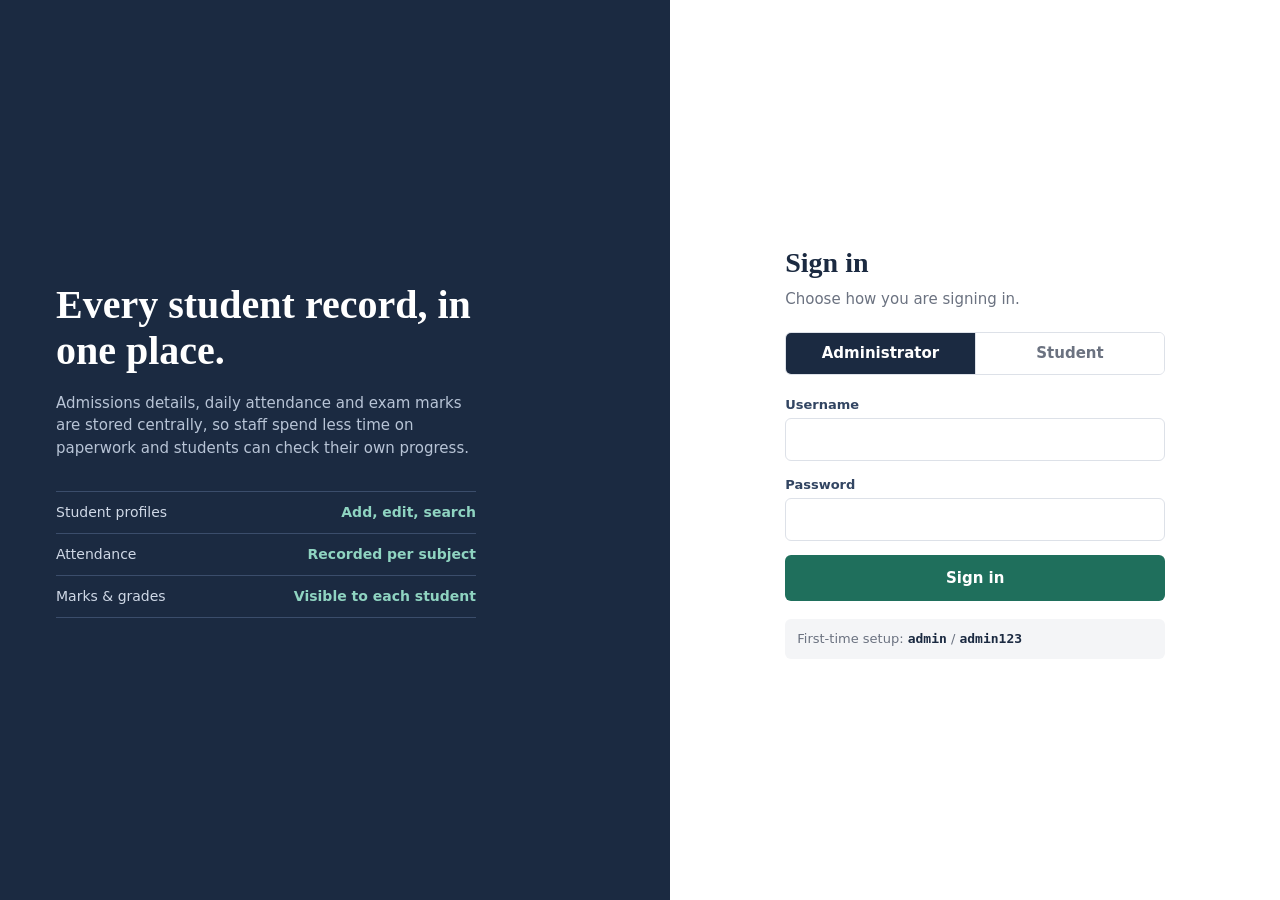
<file: index.html>
<!DOCTYPE html>
<html lang="en">
<head>
  <meta charset="UTF-8">
  <meta name="viewport" content="width=device-width, initial-scale=1.0">
  <title>Sign in – Student Management System</title>
  <link rel="stylesheet" href="css/style.css">
</head>
<body>
  <div class="login-wrap">
    <section class="login-hero">
      <h1>Every student record, in one place.</h1>
      <p>Admissions details, daily attendance and exam marks are stored centrally, so staff spend less time on paperwork and students can check their own progress.</p>
      <div class="ledger" aria-hidden="true">
        <div><span>Student profiles</span><span>Add, edit, search</span></div>
        <div><span>Attendance</span><span>Recorded per subject</span></div>
        <div><span>Marks &amp; grades</span><span>Visible to each student</span></div>
      </div>
    </section>

    <section class="login-panel">
      <div class="login-card">
        <h2>Sign in</h2>
        <p class="muted">Choose how you are signing in.</p>

        <div class="role-tabs" role="tablist">
          <button type="button" class="role-tab active" data-role="ADMIN">Administrator</button>
          <button type="button" class="role-tab" data-role="STUDENT">Student</button>
        </div>

        <form id="loginForm" novalidate>
          <div id="loginError" class="form-error hidden"></div>
          <div class="field">
            <label for="username" id="usernameLabel">Username</label>
            <input id="username" name="username" type="text" autocomplete="username" required>
          </div>
          <div class="field">
            <label for="password">Password</label>
            <input id="password" name="password" type="password" autocomplete="current-password" required>
          </div>
          <button class="btn btn-block" id="loginBtn" type="submit">Sign in</button>
        </form>

        <div class="demo-hint" id="demoHint"></div>
      </div>
    </section>
  </div>

  <script src="js/config.js"></script>
  <script src="js/common.js"></script>
  <script src="js/login.js"></script>
</body>
</html>
</file>
<file: css/style.css>
/* ===== Student Management System – styles ===== */
:root {
  --ink: #1b2a41;
  --ink-soft: #324562;
  --chalk: #f4f5f7;
  --paper: #ffffff;
  --line: #dde1e8;
  --text: #1f2937;
  --muted: #6b7280;
  --accent: #1f6f5c;
  --accent-dark: #17594a;
  --accent-soft: #e3f1ed;
  --danger: #b4483a;
  --danger-soft: #fbeae7;
  --warn: #9a6b12;
  --warn-soft: #fbf1db;
  --radius: 6px;
  --font-body: "Segoe UI", system-ui, -apple-system, Roboto, "Helvetica Neue", Arial, sans-serif;
  --font-head: Georgia, "Times New Roman", serif;
}

* { box-sizing: border-box; }
html, body { margin: 0; padding: 0; }
body {
  font-family: var(--font-body);
  color: var(--text);
  background: var(--chalk);
  font-size: 15px;
  line-height: 1.5;
}
h1, h2, h3 { font-family: var(--font-head); font-weight: 600; color: var(--ink); margin: 0; }
button, input, select, textarea { font: inherit; color: inherit; }
:focus-visible { outline: 2px solid var(--accent); outline-offset: 2px; }

/* ---------- Buttons ---------- */
.btn {
  display: inline-flex; align-items: center; justify-content: center; gap: 6px;
  padding: 8px 16px; border-radius: var(--radius); border: 1px solid transparent;
  background: var(--accent); color: #fff; cursor: pointer; font-weight: 600;
  transition: background .15s;
}
.btn:hover { background: var(--accent-dark); }
.btn:disabled { opacity: .6; cursor: not-allowed; }
.btn-ghost { background: transparent; color: var(--ink); border-color: var(--line); }
.btn-ghost:hover { background: var(--chalk); }
.btn-danger { background: var(--danger); }
.btn-danger:hover { background: #983b2f; }
.btn-sm { padding: 4px 10px; font-size: 13px; }
.btn-block { width: 100%; padding: 11px 16px; }

/* ---------- Forms ---------- */
.field { display: flex; flex-direction: column; gap: 4px; margin-bottom: 14px; }
.field label { font-weight: 600; font-size: 13px; color: var(--ink-soft); }
.field input, .field select, .field textarea {
  padding: 9px 11px; border: 1px solid var(--line); border-radius: var(--radius);
  background: var(--paper); width: 100%;
}
.field input:focus, .field select:focus, .field textarea:focus { border-color: var(--accent); outline: none; box-shadow: 0 0 0 3px var(--accent-soft); }
.field input[readonly] { background: var(--chalk); color: var(--muted); }
.field small { color: var(--muted); font-size: 12px; }
.form-grid { display: grid; grid-template-columns: repeat(2, 1fr); gap: 0 16px; }
.form-grid .full { grid-column: 1 / -1; }
.form-error { background: var(--danger-soft); color: var(--danger); padding: 9px 12px; border-radius: var(--radius); margin-bottom: 14px; font-size: 14px; }
.hidden { display: none !important; }

/* ---------- Login page ---------- */
.login-wrap { min-height: 100vh; display: grid; grid-template-columns: 1.1fr 1fr; }
.login-hero { background: var(--ink); color: #e8edf5; padding: 64px 56px; display: flex; flex-direction: column; justify-content: center; }
.login-hero h1 { color: #fff; font-size: 40px; line-height: 1.15; max-width: 440px; }
.login-hero p { max-width: 420px; color: #b8c4d6; margin: 18px 0 32px; }
.ledger { border-top: 1px solid #3b4d6b; max-width: 420px; }
.ledger div { display: flex; justify-content: space-between; padding: 10px 0; border-bottom: 1px solid #3b4d6b; color: #cfd8e6; font-size: 14px; }
.ledger span:last-child { color: #8fd4c1; font-weight: 600; }
.login-panel { display: flex; align-items: center; justify-content: center; padding: 32px; background: var(--paper); }
.login-card { width: 100%; max-width: 380px; }
.login-card h2 { font-size: 28px; margin-bottom: 4px; }
.login-card .muted { color: var(--muted); margin: 0 0 22px; }
.role-tabs { display: flex; border: 1px solid var(--line); border-radius: var(--radius); overflow: hidden; margin-bottom: 20px; }
.role-tab { flex: 1; padding: 9px; background: var(--paper); border: 0; cursor: pointer; font-weight: 600; color: var(--muted); }
.role-tab + .role-tab { border-left: 1px solid var(--line); }
.role-tab.active { background: var(--ink); color: #fff; }
.demo-hint { margin-top: 18px; padding: 10px 12px; background: var(--chalk); border-radius: var(--radius); font-size: 13px; color: var(--muted); }
.demo-hint code { color: var(--ink); font-weight: 600; }

/* ---------- App shell ---------- */
.topbar { background: var(--ink); color: #fff; }
.topbar-inner { max-width: 1120px; margin: 0 auto; padding: 14px 24px; display: flex; align-items: center; justify-content: space-between; gap: 16px; }
.brand { font-family: var(--font-head); font-size: 20px; font-weight: 600; }
.topbar-user { display: flex; align-items: center; gap: 14px; font-size: 14px; color: #cfd8e6; }
.topbar .btn-ghost { color: #fff; border-color: #4a5d7d; }
.topbar .btn-ghost:hover { background: var(--ink-soft); }
.container { max-width: 1120px; margin: 0 auto; padding: 28px 24px 56px; }
.page-title { display: flex; align-items: baseline; justify-content: space-between; margin-bottom: 18px; gap: 12px; flex-wrap: wrap; }
.page-title h1 { font-size: 26px; }
.page-title p { margin: 0; color: var(--muted); }

/* ---------- Stats strip ---------- */
.stats { display: grid; grid-template-columns: repeat(4, 1fr); background: var(--paper); border: 1px solid var(--line); border-radius: var(--radius); margin-bottom: 24px; }
.stat { padding: 18px 20px; }
.stat + .stat { border-left: 1px solid var(--line); }
.stat .num { font-family: var(--font-head); font-size: 30px; color: var(--ink); line-height: 1.1; }
.stat .label { color: var(--muted); font-size: 13px; margin-top: 2px; }

/* ---------- Panels & tables ---------- */
.panel { background: var(--paper); border: 1px solid var(--line); border-radius: var(--radius); }
.panel-head { padding: 14px 18px; border-bottom: 1px solid var(--line); display: flex; align-items: center; justify-content: space-between; gap: 12px; flex-wrap: wrap; }
.panel-head h2, .panel-head h3 { font-size: 18px; }
.panel-body { padding: 18px; }
.toolbar { display: flex; gap: 10px; align-items: center; }
.toolbar input[type="search"] { padding: 8px 12px; border: 1px solid var(--line); border-radius: var(--radius); min-width: 260px; background: var(--paper); }
.toolbar input[type="search"]:focus { border-color: var(--accent); outline: none; box-shadow: 0 0 0 3px var(--accent-soft); }
.table-wrap { overflow-x: auto; }
table { width: 100%; border-collapse: collapse; font-size: 14px; }
th { text-align: left; padding: 10px 16px; background: var(--chalk); color: var(--ink-soft); font-weight: 600; font-size: 13px; border-bottom: 1px solid var(--line); white-space: nowrap; }
td { padding: 11px 16px; border-bottom: 1px solid var(--line); vertical-align: middle; }
tbody tr:last-child td { border-bottom: 0; }
tbody tr:hover { background: #fafbfc; }
td.actions { white-space: nowrap; text-align: right; }
td.actions .btn + .btn { margin-left: 6px; }
.empty { text-align: center; color: var(--muted); padding: 36px 16px; }
.name-cell strong { display: block; color: var(--ink); }
.name-cell span { color: var(--muted); font-size: 13px; }

/* ---------- Badges / progress ---------- */
.badge { display: inline-block; padding: 2px 10px; border-radius: 999px; font-size: 12px; font-weight: 600; }
.badge-ok { background: var(--accent-soft); color: var(--accent-dark); }
.badge-bad { background: var(--danger-soft); color: var(--danger); }
.badge-warn { background: var(--warn-soft); color: var(--warn); }
.progress { height: 8px; background: var(--line); border-radius: 999px; overflow: hidden; }
.progress > div { height: 100%; background: var(--accent); }
.progress.low > div { background: var(--danger); }
.progress.mid > div { background: #c58b1f; }

/* ---------- Modal ---------- */
.modal-backdrop { position: fixed; inset: 0; background: rgba(20, 30, 48, .55); display: none; align-items: flex-start; justify-content: center; padding: 40px 16px; overflow-y: auto; z-index: 50; }
.modal-backdrop.open { display: flex; }
.modal { background: var(--paper); border-radius: var(--radius); width: 100%; max-width: 640px; box-shadow: 0 20px 50px rgba(0,0,0,.25); }
.modal.wide { max-width: 860px; }
.modal-head { display: flex; align-items: center; justify-content: space-between; padding: 16px 20px; border-bottom: 1px solid var(--line); }
.modal-head h2 { font-size: 20px; }
.modal-close { background: none; border: 0; font-size: 26px; line-height: 1; cursor: pointer; color: var(--muted); }
.modal-body { padding: 20px; }
.modal-foot { display: flex; justify-content: flex-end; gap: 10px; padding: 14px 20px; border-top: 1px solid var(--line); background: var(--chalk); border-radius: 0 0 var(--radius) var(--radius); }

/* ---------- Tabs ---------- */
.tabs { display: flex; gap: 4px; border-bottom: 1px solid var(--line); margin-bottom: 18px; }
.tab { background: none; border: 0; padding: 10px 16px; cursor: pointer; font-weight: 600; color: var(--muted); border-bottom: 2px solid transparent; margin-bottom: -1px; }
.tab.active { color: var(--ink); border-bottom-color: var(--accent); }
.tab-pane { display: none; }
.tab-pane.active { display: block; }
.inline-form { display: grid; grid-template-columns: repeat(4, 1fr) auto; gap: 10px; align-items: end; padding: 14px; background: var(--chalk); border-radius: var(--radius); margin-bottom: 16px; }
.inline-form .field { margin: 0; }
.summary-line { display: flex; align-items: center; gap: 14px; margin-bottom: 14px; }
.summary-line .progress { flex: 1; }
.summary-line strong { font-family: var(--font-head); font-size: 20px; color: var(--ink); }

/* ---------- Student profile ---------- */
.profile-grid { display: grid; grid-template-columns: repeat(3, 1fr); gap: 18px 24px; }
.profile-grid dt { color: var(--muted); font-size: 13px; }
.profile-grid dd { margin: 2px 0 0; font-weight: 600; color: var(--ink); word-break: break-word; }
.profile-head { display: flex; align-items: center; gap: 16px; margin-bottom: 20px; }
.avatar { width: 56px; height: 56px; border-radius: 50%; background: var(--ink); color: #fff; display: flex; align-items: center; justify-content: center; font-family: var(--font-head); font-size: 22px; }
.two-col { display: grid; grid-template-columns: 1fr 1fr; gap: 20px; margin-bottom: 20px; }
.subject-row { margin-bottom: 14px; }
.subject-row .top { display: flex; justify-content: space-between; margin-bottom: 4px; font-size: 14px; }

/* ---------- Toast ---------- */
#toast-root { position: fixed; right: 20px; bottom: 20px; display: flex; flex-direction: column; gap: 8px; z-index: 100; }
.toast { background: var(--ink); color: #fff; padding: 11px 16px; border-radius: var(--radius); box-shadow: 0 6px 20px rgba(0,0,0,.25); max-width: 340px; font-size: 14px; }
.toast.error { background: var(--danger); }

/* ---------- Responsive ---------- */
@media (max-width: 860px) {
  .login-wrap { grid-template-columns: 1fr; }
  .login-hero { padding: 36px 24px; }
  .login-hero h1 { font-size: 30px; }
  .stats { grid-template-columns: repeat(2, 1fr); }
  .stat:nth-child(3) { border-left: 0; }
  .stat:nth-child(n+3) { border-top: 1px solid var(--line); }
  .two-col { grid-template-columns: 1fr; }
  .profile-grid { grid-template-columns: repeat(2, 1fr); }
  .inline-form { grid-template-columns: 1fr 1fr; }
}
@media (max-width: 540px) {
  .form-grid { grid-template-columns: 1fr; }
  .toolbar { width: 100%; flex-wrap: wrap; }
  .toolbar input[type="search"] { min-width: 0; flex: 1; }
  .profile-grid { grid-template-columns: 1fr; }
  .topbar-inner { padding: 12px 16px; }
  .container { padding: 20px 16px 48px; }
}
@media (prefers-reduced-motion: reduce) { * { transition: none !important; } }
</file>
